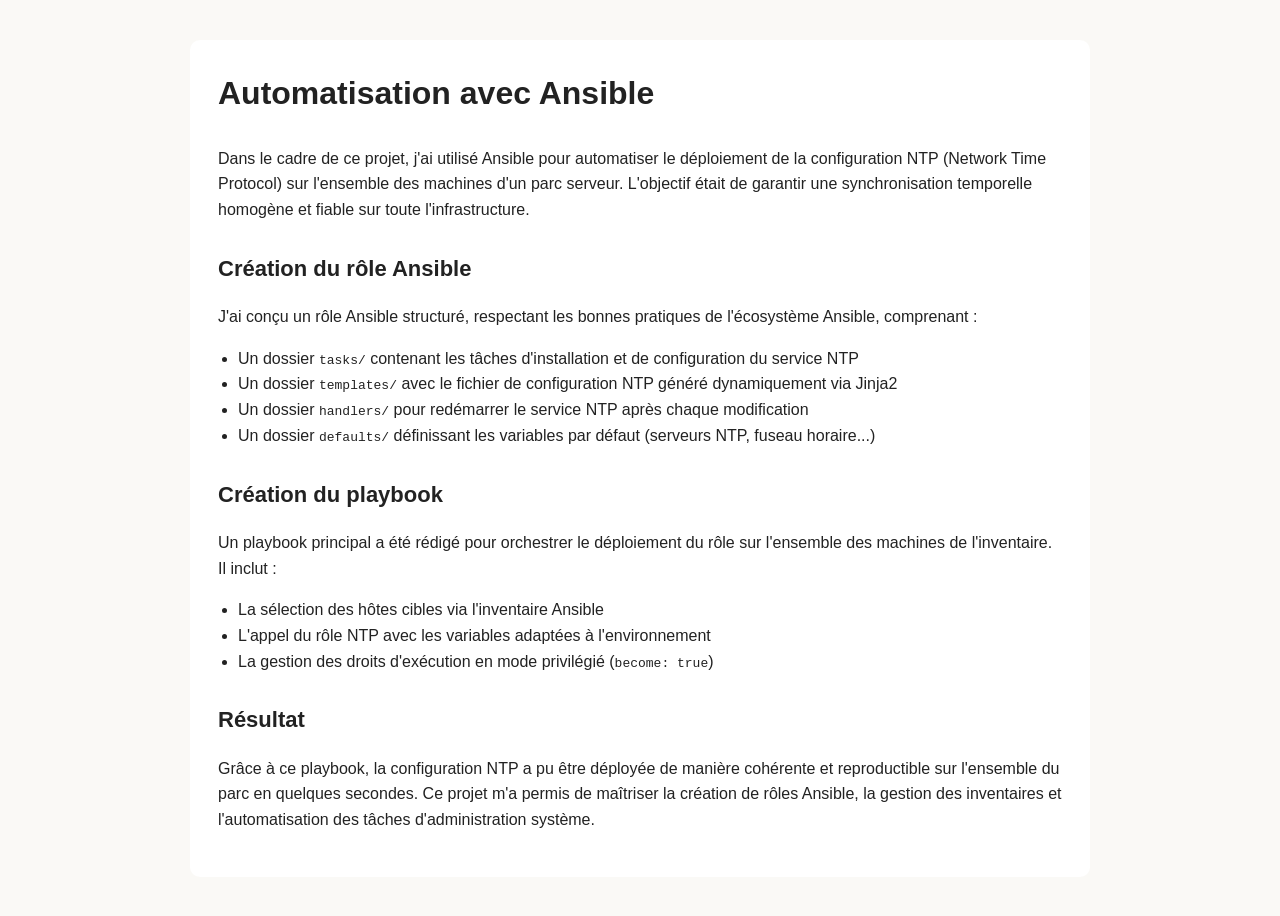
<file: projet/ansible.html>
<!DOCTYPE html>
<html lang="fr">
<head>
    <meta charset="UTF-8">
    <meta name="viewport" content="width=device-width, initial-scale=1.0">
    <link rel="stylesheet" href="/projet/projet.css">
    <title>Automatisation Ansible</title>
</head>
<body>
    <main class="page">
        <article class="content">
            <h1>Automatisation avec Ansible</h1>
            <p>
                Dans le cadre de ce projet, j'ai utilisé Ansible pour automatiser le déploiement
                de la configuration NTP (Network Time Protocol) sur l'ensemble des machines
                d'un parc serveur. L'objectif était de garantir une synchronisation temporelle
                homogène et fiable sur toute l'infrastructure.
            </p>

            <h2>Création du rôle Ansible</h2>
            <p>
                J'ai conçu un rôle Ansible structuré, respectant les bonnes pratiques de
                l'écosystème Ansible, comprenant :
            </p>
            <ul>
                <li>Un dossier <code>tasks/</code> contenant les tâches d'installation et de configuration du service NTP</li>
                <li>Un dossier <code>templates/</code> avec le fichier de configuration NTP généré dynamiquement via Jinja2</li>
                <li>Un dossier <code>handlers/</code> pour redémarrer le service NTP après chaque modification</li>
                <li>Un dossier <code>defaults/</code> définissant les variables par défaut (serveurs NTP, fuseau horaire...)</li>
            </ul>

            <h2>Création du playbook</h2>
            <p>
                Un playbook principal a été rédigé pour orchestrer le déploiement du rôle sur
                l'ensemble des machines de l'inventaire. Il inclut :
            </p>
            <ul>
                <li>La sélection des hôtes cibles via l'inventaire Ansible</li>
                <li>L'appel du rôle NTP avec les variables adaptées à l'environnement</li>
                <li>La gestion des droits d'exécution en mode privilégié (<code>become: true</code>)</li>
            </ul>

            <h2>Résultat</h2>
            <p>
                Grâce à ce playbook, la configuration NTP a pu être déployée de manière
                cohérente et reproductible sur l'ensemble du parc en quelques secondes.
                Ce projet m'a permis de maîtriser la création de rôles Ansible, la gestion
                des inventaires et l'automatisation des tâches d'administration système.
            </p>
        </article>
    </main>
</body>
</html>
</file>
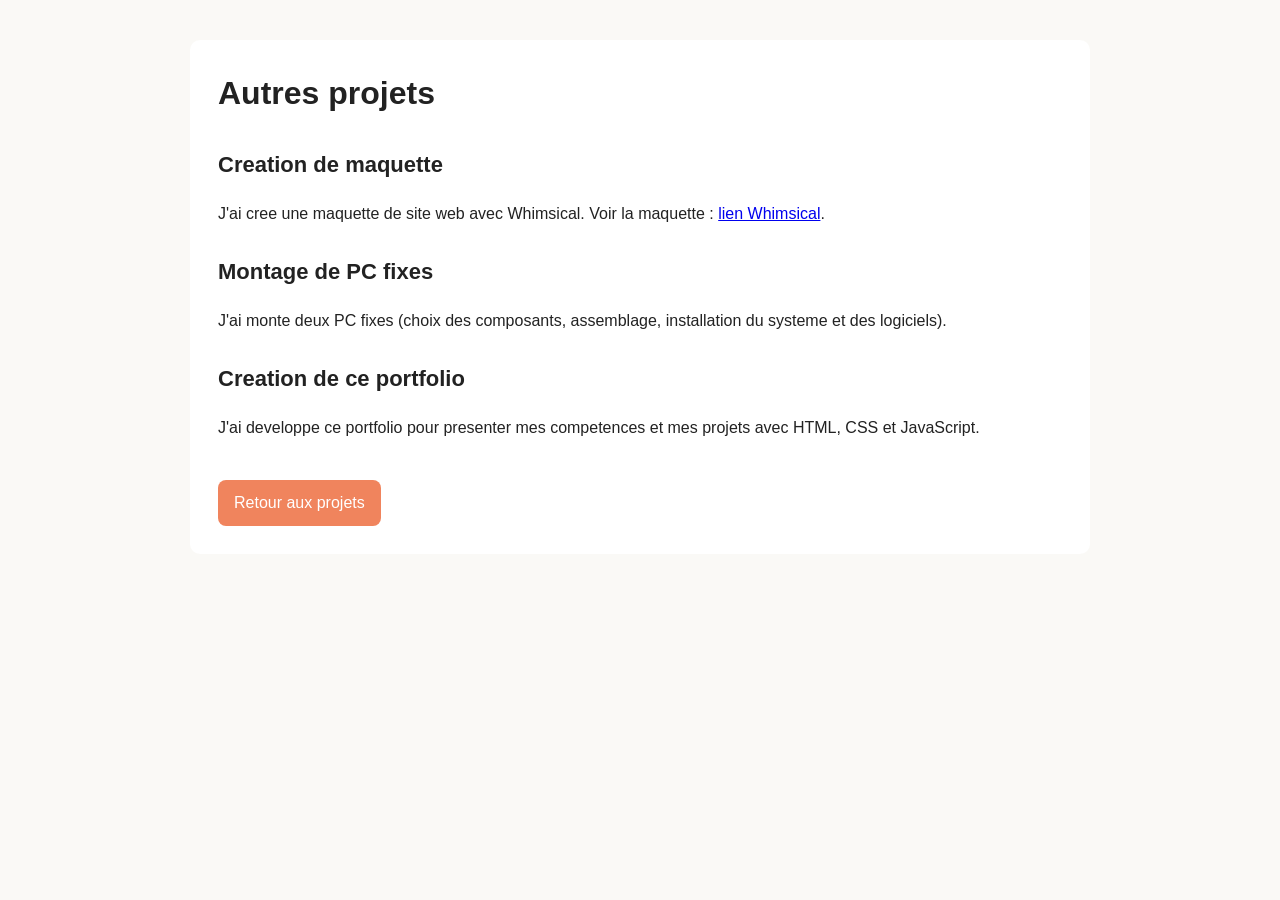
<file: projet/autre.html>
<!DOCTYPE html>
<html lang="fr">
<head>
    <meta charset="UTF-8">
    <meta name="viewport" content="width=device-width, initial-scale=1.0">
    <link rel="stylesheet" href="/projet/projet.css">
    <title>Autres projets</title>
</head>
<body>
    <main class="page">
        <article class="content">
            <h1>Autres projets</h1>

            <h2>Creation de maquette</h2>
            <p>
                J'ai cree une maquette de site web avec Whimsical.
                Voir la maquette :
                <a href="https://whimsical.com/maquette-site-cgi-6NeaF4YbRp2QtuzggN6G11">lien Whimsical</a>.
            </p>

            <h2>Montage de PC fixes</h2>
            <p>
                J'ai monte deux PC fixes (choix des composants, assemblage, installation du systeme et des logiciels).
            </p>

            <h2>Creation de ce portfolio</h2>
            <p>
                J'ai developpe ce portfolio pour presenter mes competences et mes projets avec HTML, CSS et JavaScript.
            </p>

            <a class="back-link" href="/index.html#projets">Retour aux projets</a>
        </article>
    </main>
</body>
</html>
</file>
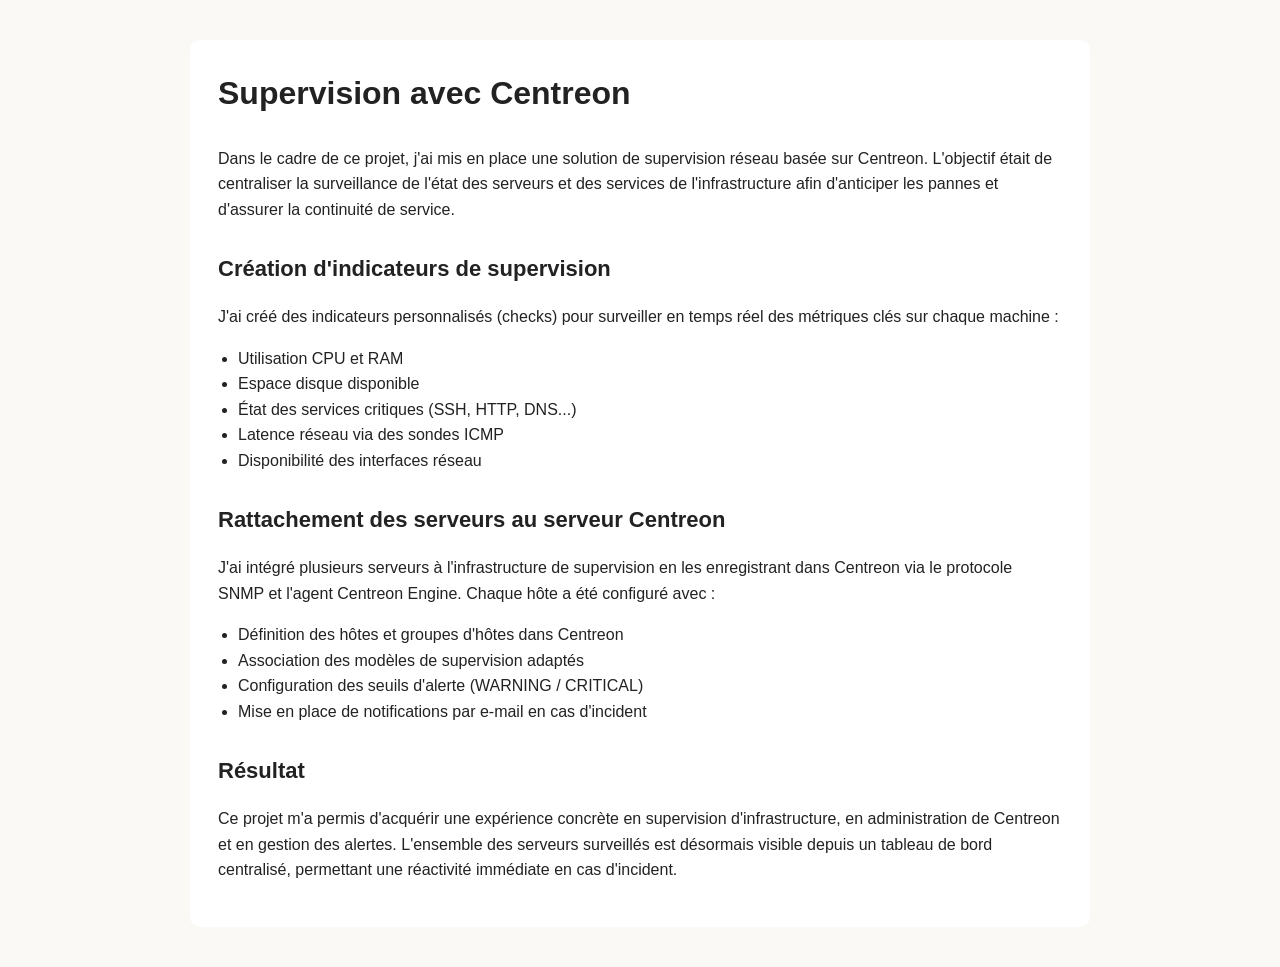
<file: projet/centreon.html>
<!DOCTYPE html>
<html lang="fr">
<head>
    <meta charset="UTF-8">
    <meta name="viewport" content="width=device-width, initial-scale=1.0">
    <link rel="stylesheet" href="/projet/projet.css">
    <title>Supervision Centreon</title>
</head>
<body>
    <main class="page">
        <article class="content">
            <h1>Supervision avec Centreon</h1>
            <p>
                Dans le cadre de ce projet, j'ai mis en place une solution de supervision réseau
                basée sur Centreon. L'objectif était de centraliser la surveillance de l'état des
                serveurs et des services de l'infrastructure afin d'anticiper les pannes et
                d'assurer la continuité de service.
            </p>

            <h2>Création d'indicateurs de supervision</h2>
            <p>
                J'ai créé des indicateurs personnalisés (checks) pour surveiller en temps réel
                des métriques clés sur chaque machine :
            </p>
            <ul>
                <li>Utilisation CPU et RAM</li>
                <li>Espace disque disponible</li>
                <li>État des services critiques (SSH, HTTP, DNS...)</li>
                <li>Latence réseau via des sondes ICMP</li>
                <li>Disponibilité des interfaces réseau</li>
            </ul>

            <h2>Rattachement des serveurs au serveur Centreon</h2>
            <p>
                J'ai intégré plusieurs serveurs à l'infrastructure de supervision en les
                enregistrant dans Centreon via le protocole SNMP et l'agent Centreon Engine.
                Chaque hôte a été configuré avec :
            </p>
            <ul>
                <li>Définition des hôtes et groupes d'hôtes dans Centreon</li>
                <li>Association des modèles de supervision adaptés</li>
                <li>Configuration des seuils d'alerte (WARNING / CRITICAL)</li>
                <li>Mise en place de notifications par e-mail en cas d'incident</li>
            </ul>

            <h2>Résultat</h2>
            <p>
                Ce projet m'a permis d'acquérir une expérience concrète en supervision
                d'infrastructure, en administration de Centreon et en gestion des alertes.
                L'ensemble des serveurs surveillés est désormais visible depuis un tableau de
                bord centralisé, permettant une réactivité immédiate en cas d'incident.
            </p>
        </article>
    </main>
</body>
</html>
</file>
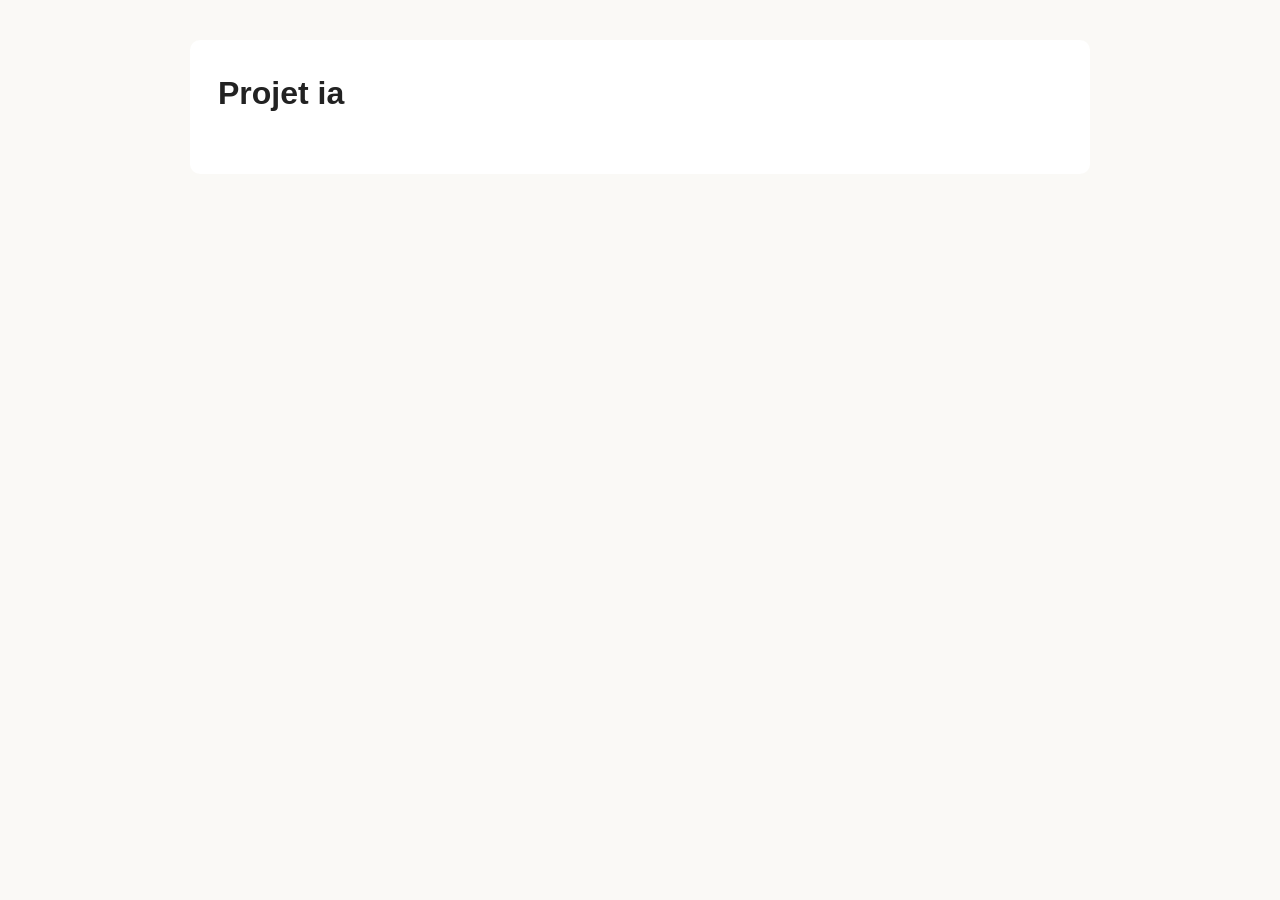
<file: projet/ia.html>
<!DOCTYPE html>
<html lang="fr">
<head>
    <meta charset="UTF-8">
    <meta name="viewport" content="width=device-width, initial-scale=1.0">
    <link rel="stylesheet" href="/projet/projet.css">
</head>
<body>
    <main class="page">
        <article class="content">
            <h1>Projet ia </h1> 

        </article>
    </main>
</body>
</html>
</file>
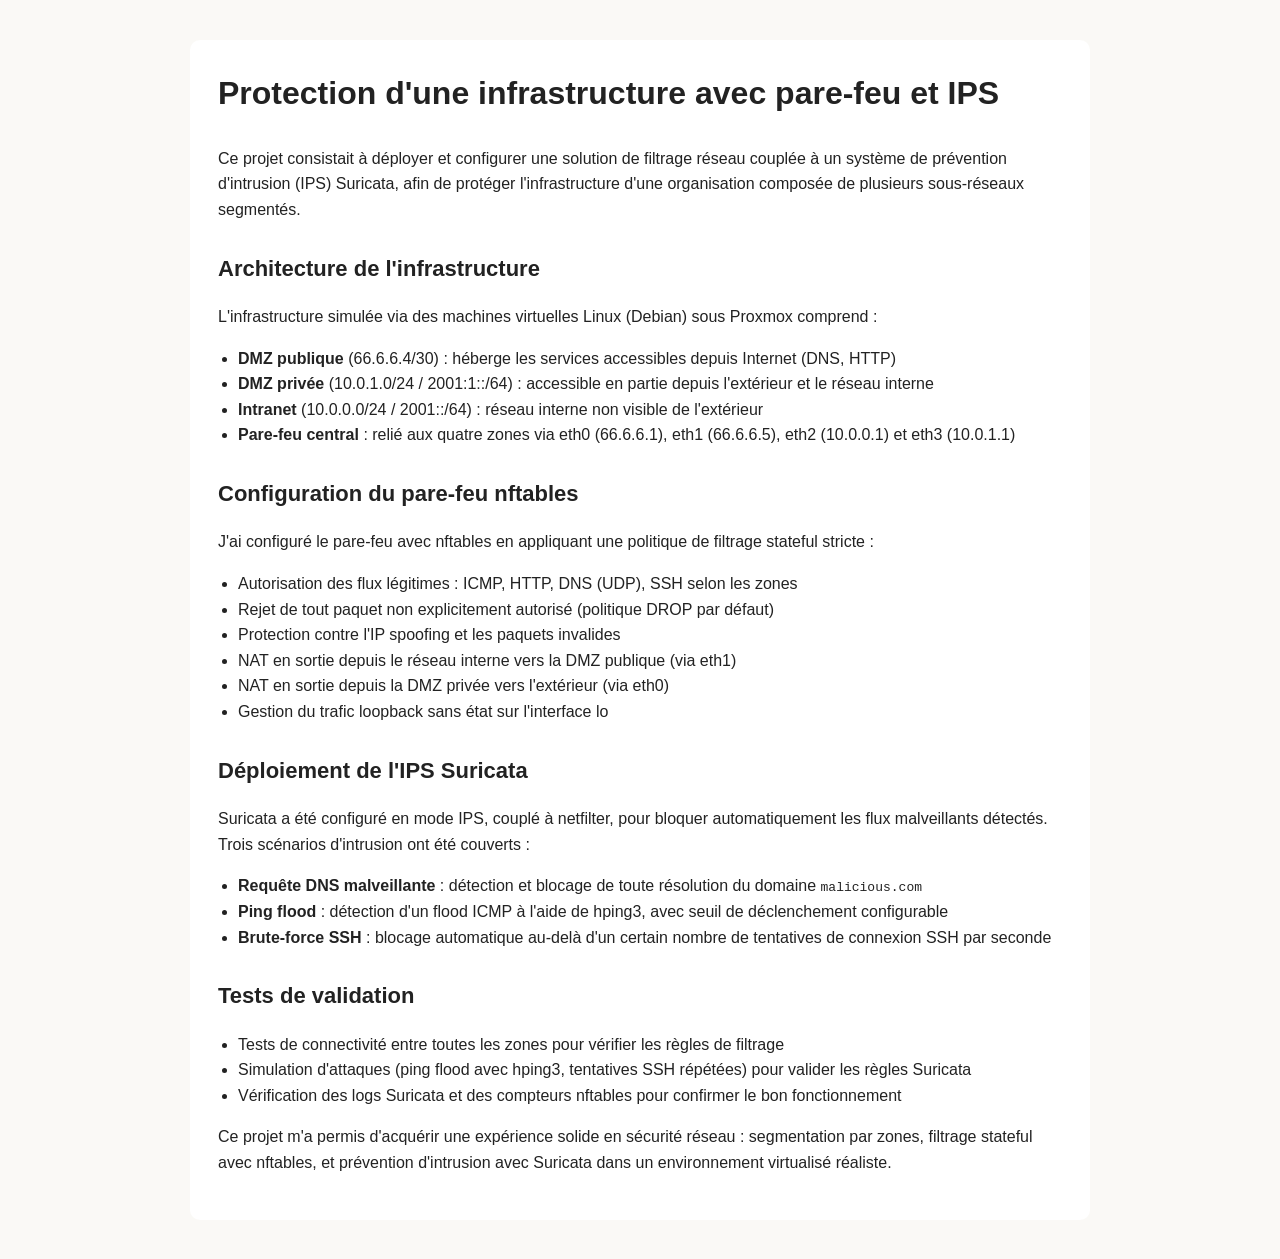
<file: projet/intrusion.html>
<!DOCTYPE html>
<html lang="fr">
<head>
    <meta charset="UTF-8">
    <meta name="viewport" content="width=device-width, initial-scale=1.0">
    <link rel="stylesheet" href="/projet/projet.css">
    <title>Test d'intrusion & Pare-feu</title>
</head>
<body>
    <main class="page">
        <article class="content">
            <h1>Protection d'une infrastructure avec pare-feu et IPS</h1>
            <p>
                Ce projet consistait à déployer et configurer une solution de filtrage réseau
                couplée à un système de prévention d'intrusion (IPS) Suricata, afin de protéger
                l'infrastructure d'une organisation composée de plusieurs sous-réseaux segmentés.
            </p>

            <h2>Architecture de l'infrastructure</h2>
            <p>L'infrastructure simulée via des machines virtuelles Linux (Debian) sous Proxmox comprend :</p>
            <ul>
                <li><strong>DMZ publique</strong> (66.6.6.4/30) : héberge les services accessibles depuis Internet (DNS, HTTP)</li>
                <li><strong>DMZ privée</strong> (10.0.1.0/24 / 2001:1::/64) : accessible en partie depuis l'extérieur et le réseau interne</li>
                <li><strong>Intranet</strong> (10.0.0.0/24 / 2001::/64) : réseau interne non visible de l'extérieur</li>
                <li><strong>Pare-feu central</strong> : relié aux quatre zones via eth0 (66.6.6.1), eth1 (66.6.6.5), eth2 (10.0.0.1) et eth3 (10.0.1.1)</li>
            </ul>

            <h2>Configuration du pare-feu nftables</h2>
            <p>
                J'ai configuré le pare-feu avec nftables en appliquant une politique de filtrage
                stateful stricte :
            </p>
            <ul>
                <li>Autorisation des flux légitimes : ICMP, HTTP, DNS (UDP), SSH selon les zones</li>
                <li>Rejet de tout paquet non explicitement autorisé (politique DROP par défaut)</li>
                <li>Protection contre l'IP spoofing et les paquets invalides</li>
                <li>NAT en sortie depuis le réseau interne vers la DMZ publique (via eth1)</li>
                <li>NAT en sortie depuis la DMZ privée vers l'extérieur (via eth0)</li>
                <li>Gestion du trafic loopback sans état sur l'interface lo</li>
            </ul>

            <h2>Déploiement de l'IPS Suricata</h2>
            <p>
                Suricata a été configuré en mode IPS, couplé à netfilter, pour bloquer
                automatiquement les flux malveillants détectés. Trois scénarios d'intrusion
                ont été couverts :
            </p>
            <ul>
                <li><strong>Requête DNS malveillante</strong> : détection et blocage de toute résolution du domaine <code>malicious.com</code></li>
                <li><strong>Ping flood</strong> : détection d'un flood ICMP à l'aide de hping3, avec seuil de déclenchement configurable</li>
                <li><strong>Brute-force SSH</strong> : blocage automatique au-delà d'un certain nombre de tentatives de connexion SSH par seconde</li>
            </ul>

            <h2>Tests de validation</h2>
            <ul>
                <li>Tests de connectivité entre toutes les zones pour vérifier les règles de filtrage</li>
                <li>Simulation d'attaques (ping flood avec hping3, tentatives SSH répétées) pour valider les règles Suricata</li>
                <li>Vérification des logs Suricata et des compteurs nftables pour confirmer le bon fonctionnement</li>
            </ul>

            <p>
                Ce projet m'a permis d'acquérir une expérience solide en sécurité réseau :
                segmentation par zones, filtrage stateful avec nftables, et prévention
                d'intrusion avec Suricata dans un environnement virtualisé réaliste.
            </p>
        </article>
    </main>
</body>
</html>
</file>
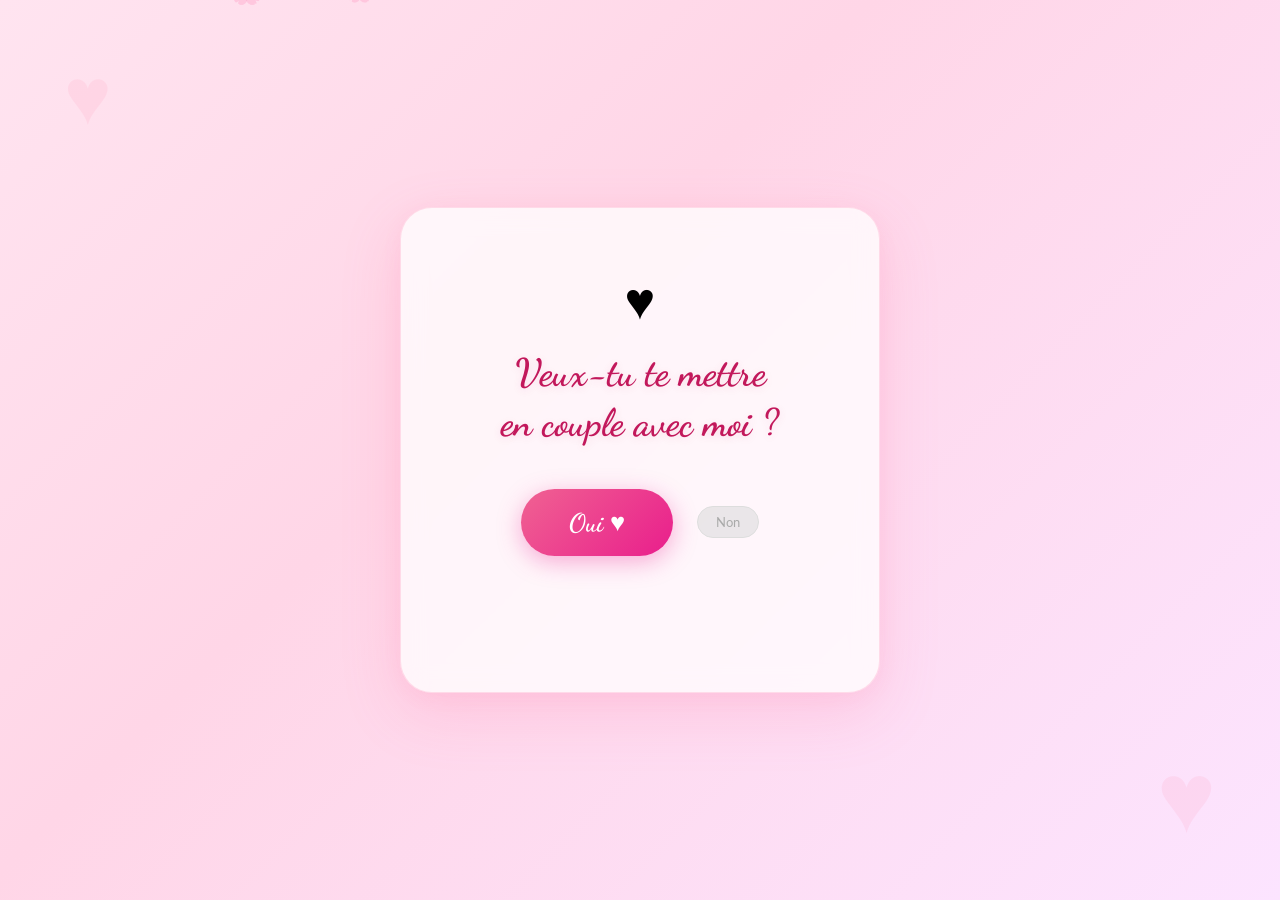
<file: projet/nt.html>
<!DOCTYPE html>
<html lang="fr">
<head>
    <meta charset="UTF-8">
    <meta name="viewport" content="width=device-width, initial-scale=1.0">
    <link rel="stylesheet" href="nt.css">
    <title>Une question importante ♥</title>
</head>
<body>

    <div class="petals" id="petals"></div>

    <div class="card">
        <span class="heart-top">♥</span>
        <h1>Veux-tu te mettre<br>en couple avec moi ?</h1>

        <div class="choices" id="choices">
            <button class="btn-oui" id="btn-oui" onclick="repondre('oui')">Oui ♥</button>
            <button class="btn-non" id="btn-non" onclick="swapNon()">Non</button>
        </div>

        <p class="message" id="message"></p>
    </div>

    <script>
        // Pétales qui tombent
        const petals = document.getElementById('petals');
        const emojis = ['♥', '🌸', '✿', '♡'];
        for (let i = 0; i < 18; i++) {
            const p = document.createElement('div');
            p.className = 'petal';
            p.textContent = emojis[Math.floor(Math.random() * emojis.length)];
            p.style.left = Math.random() * 100 + 'vw';
            p.style.animationDuration = (4 + Math.random() * 6) + 's';
            p.style.animationDelay = (Math.random() * 8) + 's';
            p.style.fontSize = (14 + Math.random() * 16) + 'px';
            petals.appendChild(p);
        }

        function swapNon() {
            const msg = document.getElementById('message');
            msg.textContent = '';
            msg.classList.remove('visible');
            const btnOui = document.getElementById('btn-oui');
            const btnNon = document.getElementById('btn-non');
            // L'ancien "oui" devient "non", l'ancien "non" devient "oui"
            btnOui.className = 'btn-non';
            btnOui.id = 'btn-non-tmp';
            btnOui.textContent = 'Non';
            btnOui.onclick = swapNon;

            btnNon.className = 'btn-oui';
            btnNon.id = 'btn-oui';
            btnNon.textContent = 'Oui ♥';
            btnNon.onclick = function() { repondre('oui'); };

            btnOui.id = 'btn-non';
        }

        function repondre(rep) {
            const msg = document.getElementById('message');
            msg.textContent = '!🕺YESSS🕺!';
            msg.classList.add('visible');
            exploserFleurs();
        }

        function exploserFleurs() {
            const fleurs = ['🌸','🌺','🌼','🌻','💐','🌹','🌷','✿','💮'];
            const total = 120;
            for (let i = 0; i < total; i++) {
                setTimeout(() => {
                    const el = document.createElement('div');
                    el.textContent = fleurs[Math.floor(Math.random() * fleurs.length)];
                    const startX = Math.random() * window.innerWidth;
                    const startY = window.innerHeight * (0.4 + Math.random() * 0.2);
                    const tx = (Math.random() - 0.5) * 400;
                    const ty = -120 - Math.random() * 600;
                    const rot = (Math.random() - 0.5) * 720;
                    const duration = 900 + Math.random() * 1400;
                    const size = 20 + Math.random() * 40;

                    el.style.position = 'fixed';
                    el.style.left = startX + 'px';
                    el.style.top = startY + 'px';
                    el.style.fontSize = size + 'px';
                    el.style.pointerEvents = 'none';
                    el.style.zIndex = '9999';
                    el.style.opacity = '1';
                    el.style.transform = 'translate(0,0) rotate(0deg) scale(0.5)';
                    el.style.transition = `transform ${duration}ms cubic-bezier(0.25,0.46,0.45,0.94), opacity ${duration}ms ease`;
                    document.body.appendChild(el);

                    requestAnimationFrame(() => {
                        requestAnimationFrame(() => {
                            el.style.transform = `translate(${tx}px, ${ty}px) rotate(${rot}deg) scale(1.2)`;
                            el.style.opacity = '0';
                        });
                    });

                    setTimeout(() => el.remove(), duration + 100);
                }, i * 15);
            }
        }
    </script>

</body>
</html>
</file>
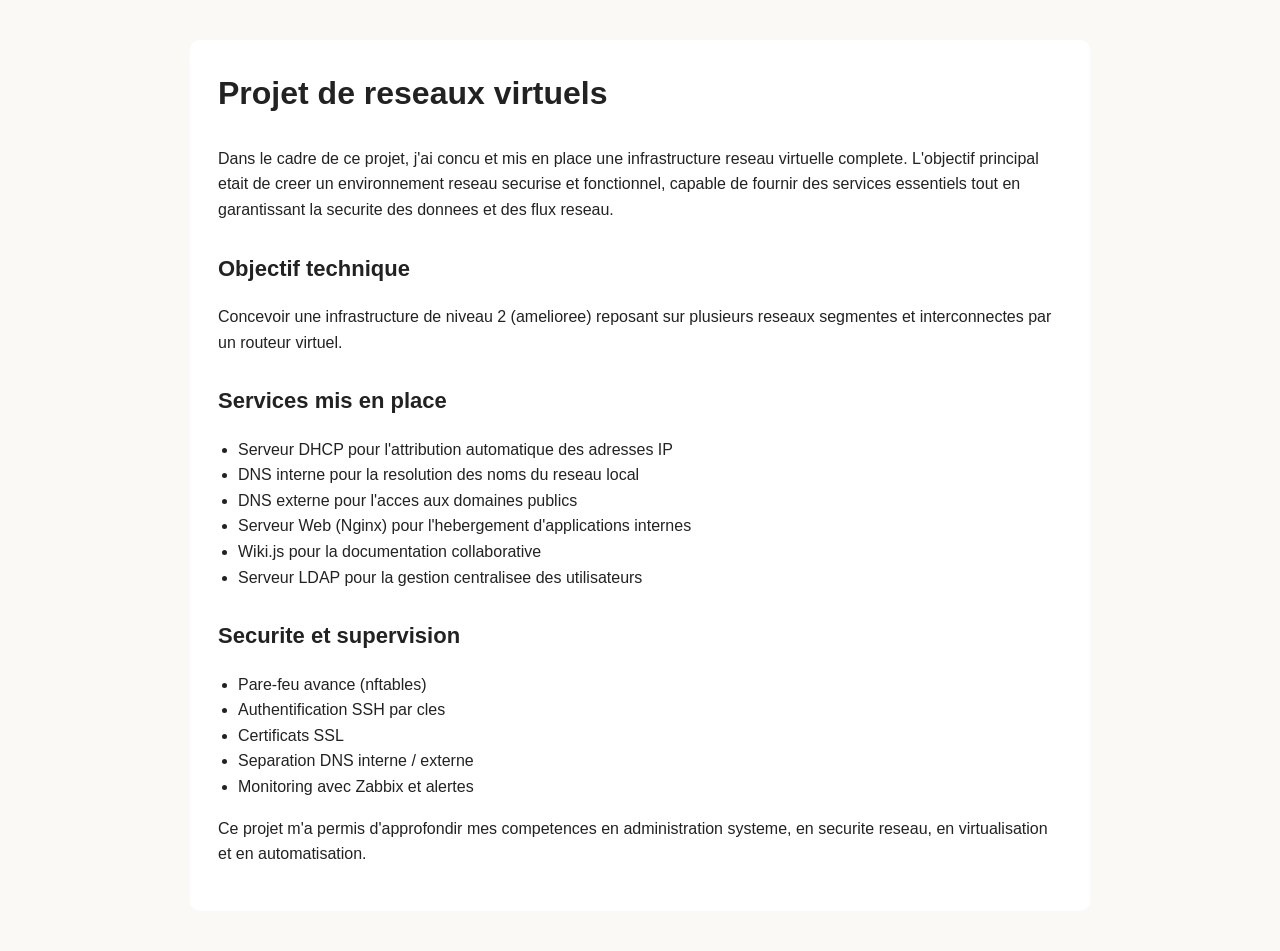
<file: projet/projet1.html>
<!DOCTYPE html>
<html lang="fr">
<head>
    <meta charset="UTF-8">
    <meta name="viewport" content="width=device-width, initial-scale=1.0">
    <link rel="stylesheet" href="/projet/projet.css">
    <title>Projet 1 - Reseaux virtuels</title>
</head>
<body>
    <main class="page">
        <article class="content">
            <h1>Projet de reseaux virtuels</h1>
            <p>
                Dans le cadre de ce projet, j'ai concu et mis en place une infrastructure reseau
                virtuelle complete. L'objectif principal etait de creer un environnement reseau
                securise et fonctionnel, capable de fournir des services essentiels tout en
                garantissant la securite des donnees et des flux reseau.
            </p>

            <h2>Objectif technique</h2>
            <p>
                Concevoir une infrastructure de niveau 2 (amelioree) reposant sur plusieurs
                reseaux segmentes et interconnectes par un routeur virtuel.
            </p>

            <h2>Services mis en place</h2>
            <ul>
                <li>Serveur DHCP pour l'attribution automatique des adresses IP</li>
                <li>DNS interne pour la resolution des noms du reseau local</li>
                <li>DNS externe pour l'acces aux domaines publics</li>
                <li>Serveur Web (Nginx) pour l'hebergement d'applications internes</li>
                <li>Wiki.js pour la documentation collaborative</li>
                <li>Serveur LDAP pour la gestion centralisee des utilisateurs</li>
            </ul>

            <h2>Securite et supervision</h2>
            <ul>
                <li>Pare-feu avance (nftables)</li>
                <li>Authentification SSH par cles</li>
                <li>Certificats SSL</li>
                <li>Separation DNS interne / externe</li>
                <li>Monitoring avec Zabbix et alertes</li>
            </ul>

            <p>
                Ce projet m'a permis d'approfondir mes competences en administration systeme, en
                securite reseau, en virtualisation et en automatisation.
            </p>

        </article>
    </main>
</body>
</html>
</file>
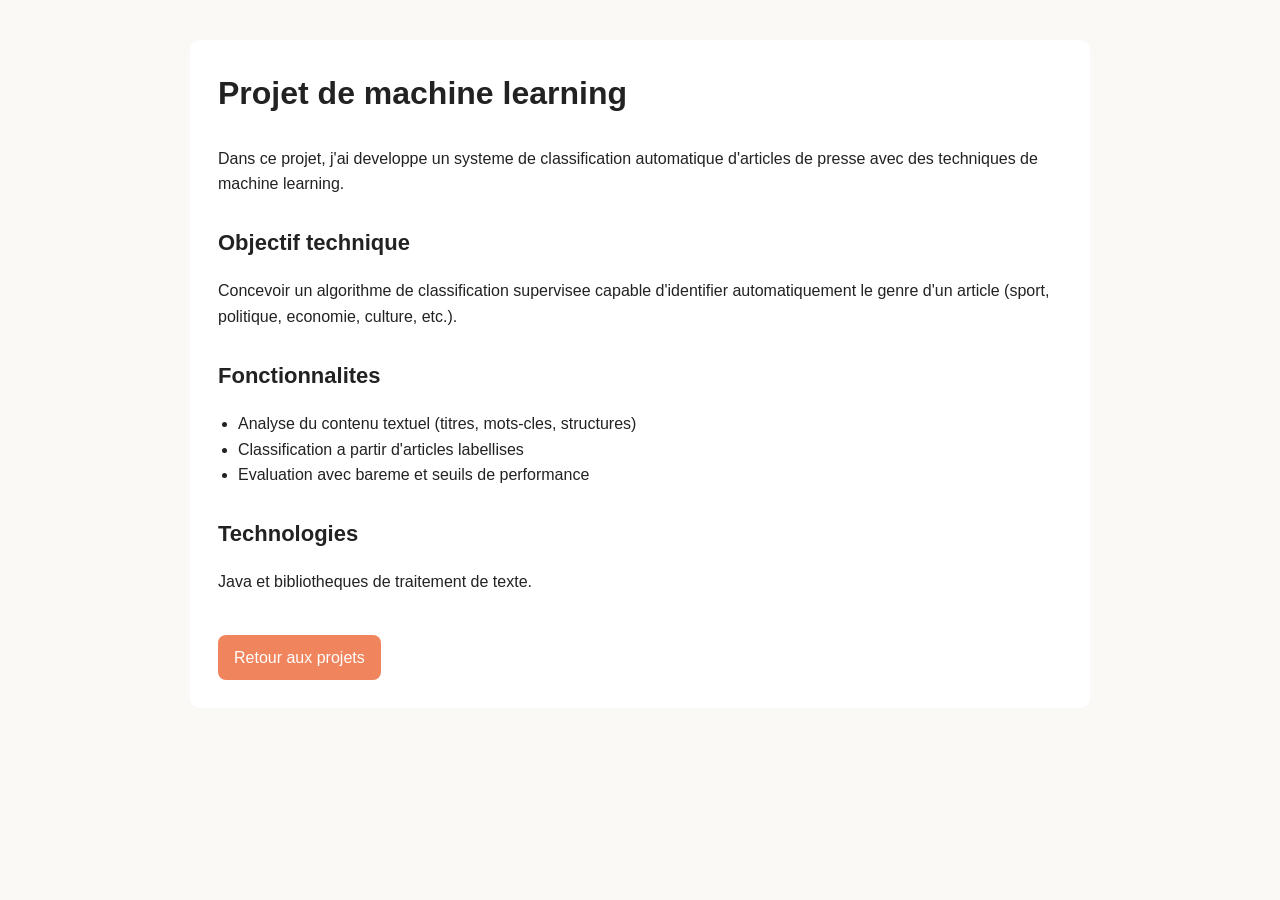
<file: projet/projet2.html>
<!DOCTYPE html>
<html lang="fr">
<head>
    <meta charset="UTF-8">
    <meta name="viewport" content="width=device-width, initial-scale=1.0">
    <link rel="stylesheet" href="/projet/projet.css">
    <title>Projet 2 - Machine Learning</title>
</head>
<body>
    <main class="page">
        <article class="content">
            <h1>Projet de machine learning</h1>
            <p>
                Dans ce projet, j'ai developpe un systeme de classification automatique d'articles de presse
                avec des techniques de machine learning.
            </p>

            <h2>Objectif technique</h2>
            <p>
                Concevoir un algorithme de classification supervisee capable d'identifier automatiquement
                le genre d'un article (sport, politique, economie, culture, etc.).
            </p>

            <h2>Fonctionnalites</h2>
            <ul>
                <li>Analyse du contenu textuel (titres, mots-cles, structures)</li>
                <li>Classification a partir d'articles labellises</li>
                <li>Evaluation avec bareme et seuils de performance</li>
            </ul>

            <h2>Technologies</h2>
            <p>Java et bibliotheques de traitement de texte.</p>

            <a class="back-link" href="/index.html#projets">Retour aux projets</a>
        </article>
    </main>
</body>
</html>
</file>
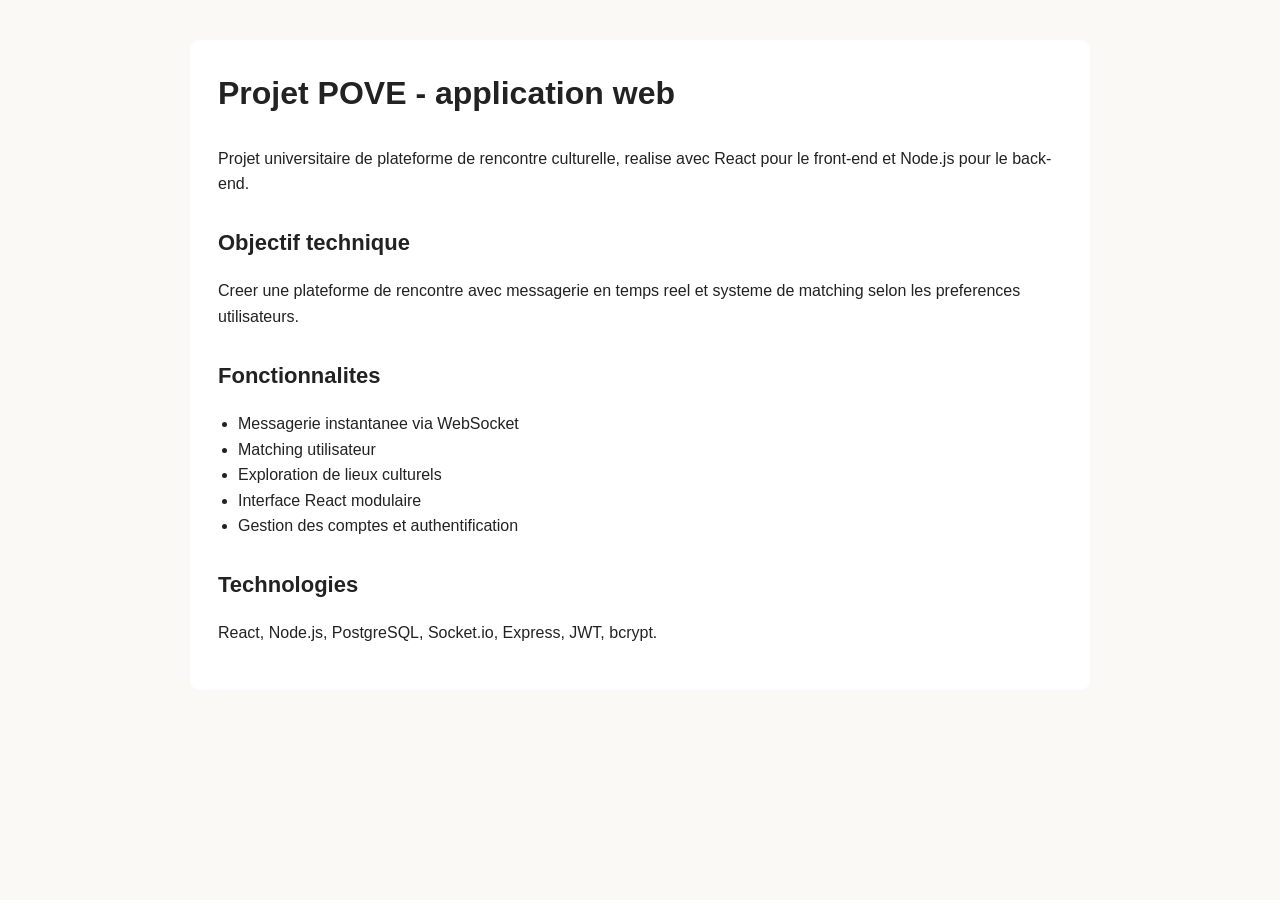
<file: projet/projet3.html>
<!DOCTYPE html>
<html lang="fr">
<head>
    <meta charset="UTF-8">
    <meta name="viewport" content="width=device-width, initial-scale=1.0">
    <link rel="stylesheet" href="/projet/projet.css">
    <title>Projet 3 - Application web</title>
</head>
<body>
    <main class="page">
        <article class="content">
            <h1>Projet POVE - application web</h1>
            <p>
                Projet universitaire de plateforme de rencontre culturelle, realise avec React
                pour le front-end et Node.js pour le back-end.
            </p>

            <h2>Objectif technique</h2>
            <p>
                Creer une plateforme de rencontre avec messagerie en temps reel et
                systeme de matching selon les preferences utilisateurs.
            </p>

            <h2>Fonctionnalites</h2>
            <ul>
                <li>Messagerie instantanee via WebSocket</li>
                <li>Matching utilisateur</li>
                <li>Exploration de lieux culturels</li>
                <li>Interface React modulaire</li>
                <li>Gestion des comptes et authentification</li>
            </ul>

            <h2>Technologies</h2>
            <p>React, Node.js, PostgreSQL, Socket.io, Express, JWT, bcrypt.</p>

        </article>
    </main>
</body>
</html>
</file>
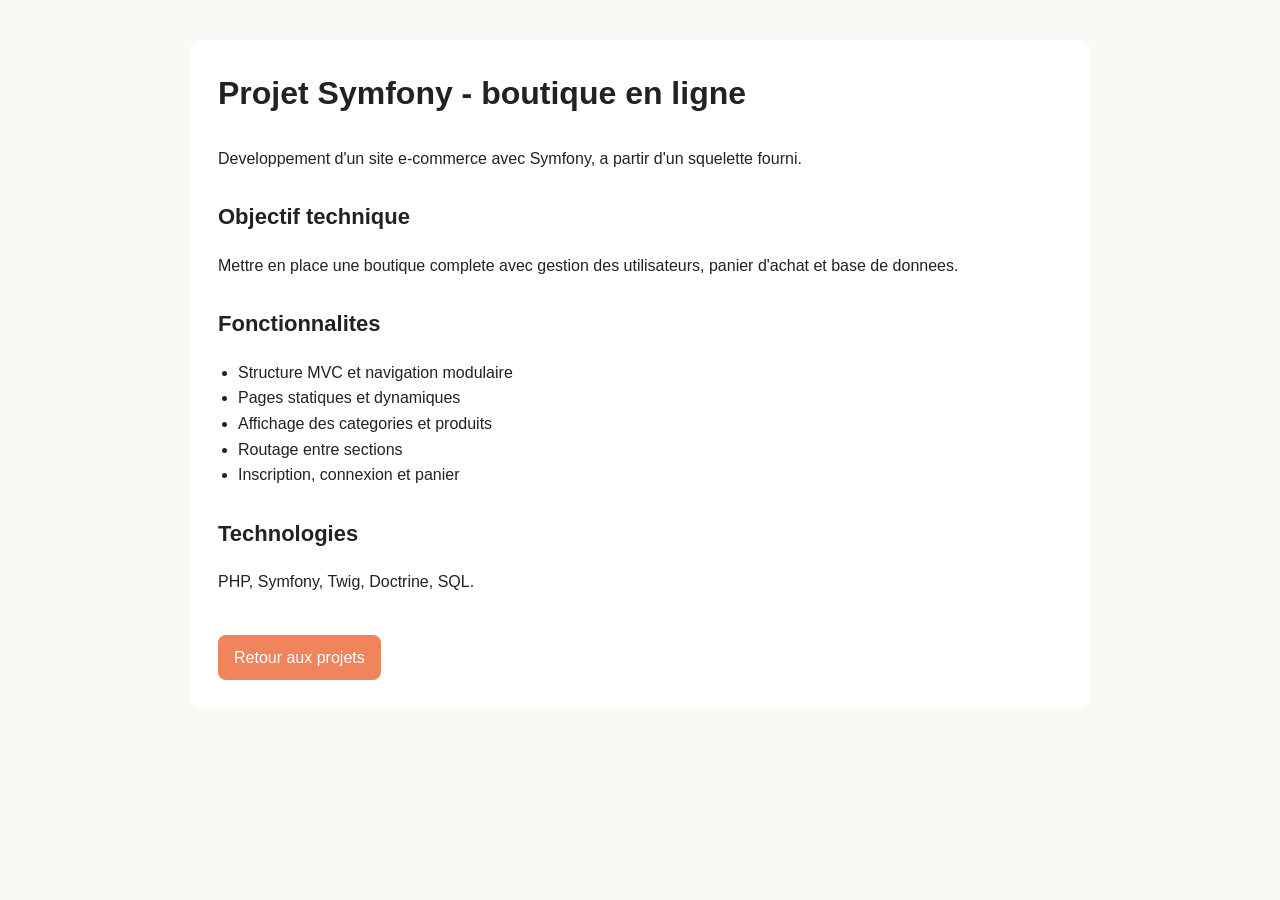
<file: projet/projet4.html>
<!DOCTYPE html>
<html lang="fr">
<head>
    <meta charset="UTF-8">
    <meta name="viewport" content="width=device-width, initial-scale=1.0">
    <link rel="stylesheet" href="/projet/projet.css">
    <title>Projet 4 - Symfony</title>
</head>
<body>
    <main class="page">
        <article class="content">
            <h1>Projet Symfony - boutique en ligne</h1>
            <p>
                Developpement d'un site e-commerce avec Symfony, a partir d'un squelette fourni.
            </p>

            <h2>Objectif technique</h2>
            <p>
                Mettre en place une boutique complete avec gestion des utilisateurs,
                panier d'achat et base de donnees.
            </p>

            <h2>Fonctionnalites</h2>
            <ul>
                <li>Structure MVC et navigation modulaire</li>
                <li>Pages statiques et dynamiques</li>
                <li>Affichage des categories et produits</li>
                <li>Routage entre sections</li>
                <li>Inscription, connexion et panier</li>
            </ul>

            <h2>Technologies</h2>
            <p>PHP, Symfony, Twig, Doctrine, SQL.</p>

            <a class="back-link" href="/index.html#projets">Retour aux projets</a>
        </article>
    </main>
</body>
</html>
</file>
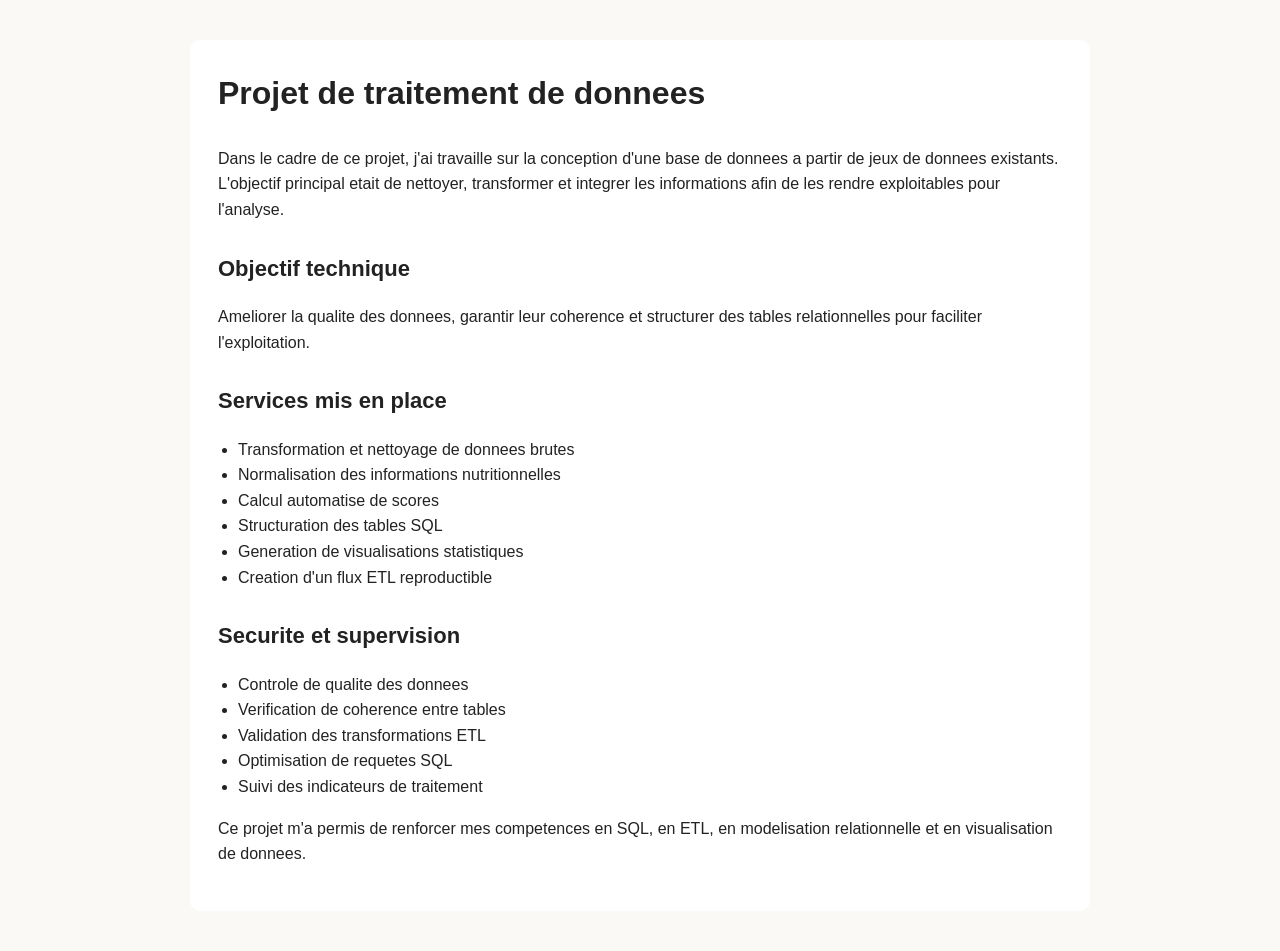
<file: projet/projet5.html>
<!DOCTYPE html>
<html lang="fr">
<head>
    <meta charset="UTF-8">
    <meta name="viewport" content="width=device-width, initial-scale=1.0">
    <link rel="stylesheet" href="/projet/projet.css">
    <title>Projet 5 - Donnees</title>
</head>
<body>
    <main class="page">
        <article class="content">
            <h1>Projet de traitement de donnees</h1>
            <p>
                Dans le cadre de ce projet, j'ai travaille sur la conception d'une base de donnees
                a partir de jeux de donnees existants. L'objectif principal etait de nettoyer,
                transformer et integrer les informations afin de les rendre exploitables pour
                l'analyse.
            </p>

            <h2>Objectif technique</h2>
            <p>
                Ameliorer la qualite des donnees, garantir leur coherence et structurer des tables
                relationnelles pour faciliter l'exploitation.
            </p>

            <h2>Services mis en place</h2>
            <ul>
                <li>Transformation et nettoyage de donnees brutes</li>
                <li>Normalisation des informations nutritionnelles</li>
                <li>Calcul automatise de scores</li>
                <li>Structuration des tables SQL</li>
                <li>Generation de visualisations statistiques</li>
                <li>Creation d'un flux ETL reproductible</li>
            </ul>

            <h2>Securite et supervision</h2>
            <ul>
                <li>Controle de qualite des donnees</li>
                <li>Verification de coherence entre tables</li>
                <li>Validation des transformations ETL</li>
                <li>Optimisation de requetes SQL</li>
                <li>Suivi des indicateurs de traitement</li>
            </ul>

            <p>
                Ce projet m'a permis de renforcer mes competences en SQL, en ETL, en modelisation
                relationnelle et en visualisation de donnees.
            </p>

        </article>
    </main>
</body>
</html>
</file>
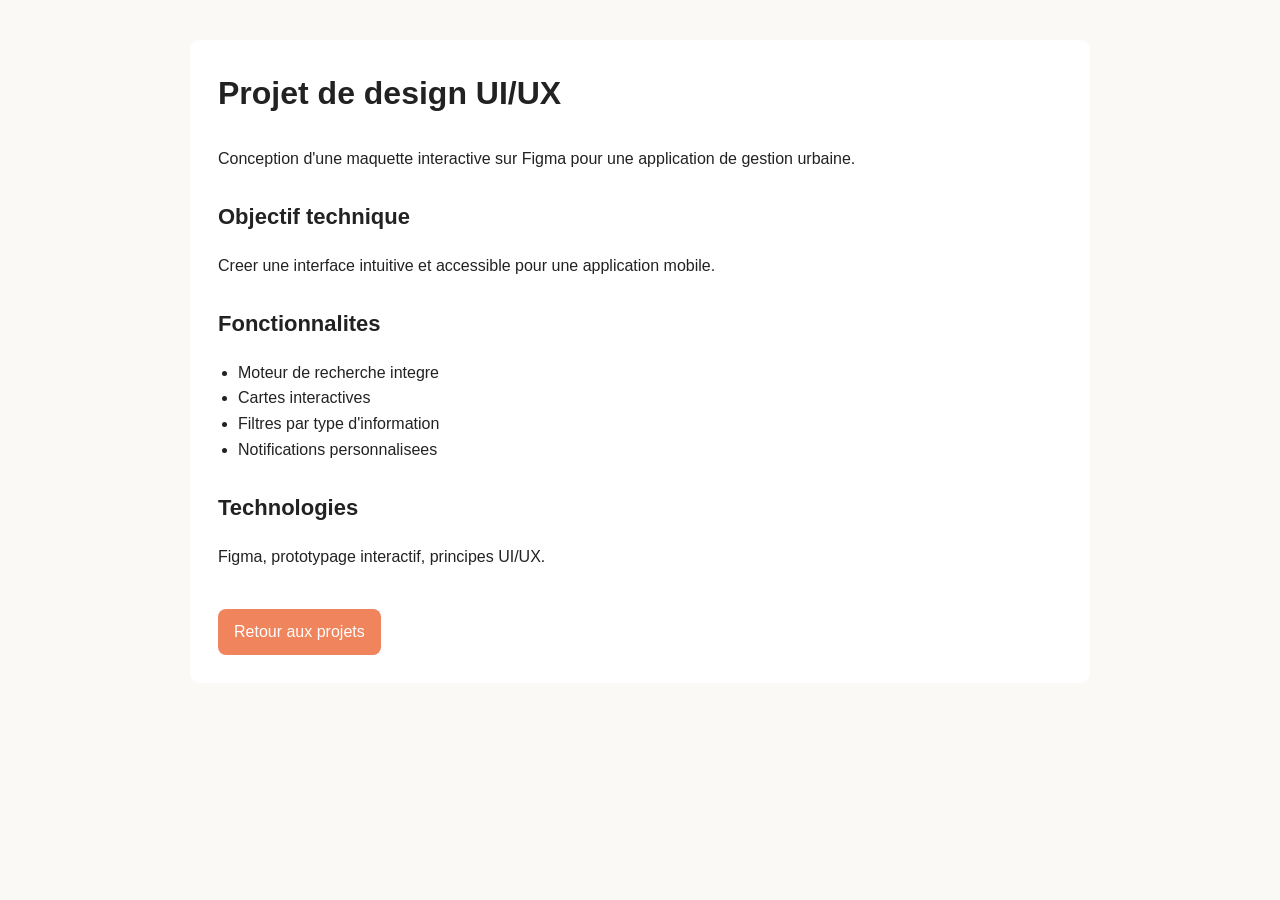
<file: projet/projet6.html>
<!DOCTYPE html>
<html lang="fr">
<head>
    <meta charset="UTF-8">
    <meta name="viewport" content="width=device-width, initial-scale=1.0">
    <link rel="stylesheet" href="/projet/projet.css">
    <title>Projet 6 - UX UI</title>
</head>
<body>
    <main class="page">
        <article class="content">
            <h1>Projet de design UI/UX</h1>
            <p>
                Conception d'une maquette interactive sur Figma pour une application
                de gestion urbaine.
            </p>

            <h2>Objectif technique</h2>
            <p>
                Creer une interface intuitive et accessible pour une application mobile.
            </p>

            <h2>Fonctionnalites</h2>
            <ul>
                <li>Moteur de recherche integre</li>
                <li>Cartes interactives</li>
                <li>Filtres par type d'information</li>
                <li>Notifications personnalisees</li>
            </ul>

            <h2>Technologies</h2>
            <p>Figma, prototypage interactif, principes UI/UX.</p>

            <a class="back-link" href="/index.html#projets">Retour aux projets</a>
        </article>
    </main>
</body>
</html>
</file>
<file: projet/projet.css>
body {
  margin: 0;
  font-family: Arial, sans-serif;
  background: #f8f8f8;
  color: #222;
  line-height: 1.6;
}

.page {
  max-width: 900px;
  margin: 0 auto;
  padding: 40px 20px;
}

.content {
  background: #fff;
  border-radius: 10px;
  padding: 28px;
}

h1 {
  margin-top: 0;
  font-size: 32px;
}

h2 {
  margin-top: 28px;
  font-size: 22px;
}

ul {
  padding-left: 20px;
}

.back-link {
  display: inline-block;
  margin-top: 24px;
  text-decoration: none;
  color: #fff;
  background: #f0845d;
  padding: 10px 16px;
  border-radius: 8px;
}

.back-link:hover {
  background: #d86f49;
}
body {
    font-family: 'Inter', Arial, sans-serif;
    background: #faf9f6;
    min-height: 100vh !important;
    margin: 0;
    padding: 0;
}

footer {
  margin-top: 60px;
  text-align: center;
  padding: 24px 0 18px 0;
  background: none;
  color: #aaa;
  font-size: 16px;
  border-top: 2px dotted #e0e0e0;
}




/* box-2 */
.box-1 {
    margin-top: 80px;
    margin-bottom: 40px;
    justify-content: center;
    align-items: center;
    width: 80%;
    margin-left: 5%;
    background: #fff;
    border-radius: 18px;
    box-shadow: 0 2px 12px #0001;
    padding: 30px;
    box-sizing: border-box;
}


.box-1-content {
    width: 100%;
}

/* box-3 */
.box-2 {
    margin: 60px auto 0 auto;
    display: flex;
    justify-content: center;
    align-items: center;
    gap: 48px;
    flex-wrap: wrap;
    width: 90%;
}
.box-2 a{
    text-decoration: none;
    color: #222;
    margin: 0;
    background: #faf9f6;
    border-radius: 14px;
    box-shadow: 0 2px 8px #0001;
    padding: 32px 36px;
    transition: box-shadow 0.2s, transform 0.2s;
    display: flex;
    flex-direction: column;
    gap: 18px;
    min-width: 115px;
    max-width: 115px;
}


/* buttons */
button{
    background: #f0845d;
    border: none;
    color: #fff;
    border-radius: 8px;
    width: fit-content;
    height: min-content;
    display: flex;
    align-items: center;
    justify-content: center;
    padding: 12px 28px;
    font-size: 16px;
    margin-top: 18px;
    transition: background 0.2s, color 0.2s;
}
button:hover{
    background: #f5cabb;
    color: #222;
}
button:active{
    background: #f0845d;
    color: #fff;
    transform: scale(0.98);
}

/* Badges */
.badges {
    top: 10px;
    left: 10px;
    display: flex;
    gap: 10px;
    z-index: 2;
}
.badge {
    background-color: #f5cabb;
    color: #f0845d;
    border-radius: 10px;
    padding: 4px 14px;
    font-size: 16px;
    font-weight: 500;
}

@media screen and (max-width: 900px) {
    .box-1, .box-2, .box-3 {
        width: 95%;
        margin: 20px auto;
    }
    .overlay {
        padding: 24px 10px 18px 10px;
        width: 100%;
        box-sizing: border-box;
        flex-direction: column;
        align-items: flex-start;
        justify-content: flex-end;
    }
    .overlay h1 {
        width: 100%;
        word-break: break-word;
        text-align: left;
        margin-left: 0;
        font-size: 2.2em !important;
        margin-bottom: 10px;
        z-index: 2;
    }
    .overlay h2 {
        width: 100%;
        word-break: break-word;
        text-align: left;
        margin-left: 0;
        font-size: 1.2em;
        margin-bottom: 10px;
        z-index: 2;
    }
    .badges {
        width: 100%;
        flex-wrap: wrap;
        margin-bottom: 10px;
        margin-top: 0;
        z-index: 2;
        position: static;
        justify-content: flex-start;
    }
    .badge {
        font-size: 14px;
        padding: 3px 10px;
        margin-right: 8px;
        margin-bottom: 6px;
    }
    .box-2 {
        width: 98%;
        margin-left: 1%;
        margin-right: 1%;
        padding: 30px;
        box-sizing: border-box;
    }
    .box-2-content {
        padding: 0;
        width: 100%;
    }

    
    .box-2-content h3 {
        font-size: 24px;
        margin-bottom: 20px;
    }
    .box-2-content p {
        font-size: 16px;
        line-height: 1.6;
        width: 100%;
    }
    .box-2-content ul {
        padding-left: 20px;
    }
    .box-2-content li {
        margin-bottom: 10px;
    }
    .box-3 {
        gap: 18px;
        padding: 0;
    }
    .box-3 a {
        min-width: auto;
        width: 100%;
        padding: 20px;
    }
}

@media screen and (max-width: 480px) {
    .box-1 {
        height: 50vh;
        margin-top: 20px;
    }
    .overlay {
        padding: 12px 4vw 12px 4vw;
        width: 100%;
        box-sizing: border-box;
    }
    .overlay h1 {
        width: 100%;
        word-break: break-word;
        text-align: left;
        margin-left: 0;
        font-size: 1.5em !important;
        margin-bottom: 8px;
        z-index: 2;
    }
    .overlay h2 {
        width: 100%;
        word-break: break-word;
        text-align: left;
        margin-left: 0;
        font-size: 1em;
        margin-bottom: 8px;
        z-index: 2;
    }
    .badges {
        width: 100%;
        flex-wrap: wrap;
        margin-bottom: 8px;
        margin-top: 0;
        z-index: 2;
        position: static;
        justify-content: flex-start;
    }
    .badge {
        font-size: 13px;
        padding: 3px 8px;
        margin-right: 6px;
        margin-bottom: 5px;
    }
    .box-2 {
        width: 100%;
        margin-left: 0;
        margin-right: 0;
        padding: 30px;
        box-sizing: border-box;
    }
    .box-2-content {
        padding: 0;
    }
    .box-2-content h3 {
        font-size: 22px;
    }
    .box-2-content p {
        font-size: 15px;
    }
    .box-3 button {
        width: 100%;
        padding: 15px;
    }
    footer {
        margin-top: 40px;
        padding: 20px 0;
        font-size: 14px;
    }
}
</file>
<file: projet/nt.css>
@import url('https://fonts.googleapis.com/css2?family=Dancing+Script:wght@600;700&family=Lato:wght@300;400&display=swap');

* {
    margin: 0;
    padding: 0;
    box-sizing: border-box;
}

body {
    min-height: 100vh;
    background: linear-gradient(135deg, #ffe4f0 0%, #ffd6e7 40%, #fce4ff 100%);
    display: flex;
    align-items: center;
    justify-content: center;
    font-family: 'Lato', sans-serif;
    overflow: hidden;
}

/* Petits coeurs flottants en arrière-plan */
body::before,
body::after {
    content: '♥';
    position: fixed;
    color: rgba(255, 150, 180, 0.15);
    font-size: 120px;
    pointer-events: none;
    animation: floatHeart 8s ease-in-out infinite;
}

body::before {
    top: 5%;
    left: 5%;
    animation-delay: 0s;
    font-size: 80px;
}

body::after {
    bottom: 5%;
    right: 5%;
    animation-delay: 3s;
    font-size: 100px;
}

@keyframes floatHeart {
    0%, 100% { transform: translateY(0) rotate(-10deg); opacity: 0.15; }
    50% { transform: translateY(-20px) rotate(10deg); opacity: 0.25; }
}

.card {
    background: rgba(255, 255, 255, 0.75);
    backdrop-filter: blur(12px);
    border-radius: 32px;
    padding: 60px 70px;
    text-align: center;
    box-shadow:
        0 20px 60px rgba(255, 100, 150, 0.18),
        0 4px 20px rgba(255, 150, 180, 0.12);
    border: 1.5px solid rgba(255, 200, 220, 0.6);
    max-width: 480px;
    width: 90%;
    position: relative;
    animation: cardIn 0.8s cubic-bezier(0.34, 1.56, 0.64, 1) both;
}

@keyframes cardIn {
    from { opacity: 0; transform: scale(0.8) translateY(30px); }
    to   { opacity: 1; transform: scale(1) translateY(0); }
}

.heart-top {
    font-size: 52px;
    display: block;
    margin-bottom: 18px;
    animation: pulse 1.4s ease-in-out infinite;
}

@keyframes pulse {
    0%, 100% { transform: scale(1); }
    50% { transform: scale(1.15); }
}

h1 {
    font-family: 'Dancing Script', cursive;
    font-size: 2.4rem;
    color: #c2185b;
    margin-bottom: 40px;
    line-height: 1.3;
    text-shadow: 0 2px 8px rgba(194, 24, 91, 0.12);
}

.choices {
    display: flex;
    align-items: center;
    justify-content: center;
    gap: 24px;
    flex-wrap: wrap;
}

/* Bouton OUI */
.btn-oui {
    background: linear-gradient(135deg, #f06292, #e91e8c);
    color: #fff;
    font-family: 'Dancing Script', cursive;
    font-size: 1.6rem;
    font-weight: 700;
    padding: 18px 48px;
    border-radius: 50px;
    border: none;
    box-shadow: 0 6px 24px rgba(233, 30, 140, 0.35);
    transition: transform 0.2s, box-shadow 0.2s;
    cursor: pointer;
}

.btn-oui:hover {
    transform: scale(1.08);
    box-shadow: 0 10px 32px rgba(233, 30, 140, 0.45);
}

.btn-oui:disabled,
.btn-non:disabled {
    opacity: 0.5;
    cursor: default;
    transform: none;
}

/* Bouton NON (plus petit) */
.btn-non {
    background: rgba(220, 220, 220, 0.6);
    color: #aaa;
    font-family: 'Lato', sans-serif;
    font-size: 0.8rem;
    font-weight: 400;
    padding: 7px 18px;
    border-radius: 50px;
    border: 1px solid #ddd;
    transition: transform 0.2s;
    cursor: pointer;
}

.btn-non:hover {
    transform: scale(1.04);
}

/* Message après sélection */
.message {
    margin-top: 36px;
    font-family: 'Dancing Script', cursive;
    font-size: 1.5rem;
    color: #c2185b;
    min-height: 40px;
    opacity: 0;
    transform: translateY(10px);
    transition: opacity 0.5s, transform 0.5s;
}

.message.visible {
    opacity: 1;
    transform: translateY(0);
}

.petals {
    position: fixed;
    top: 0; left: 0;
    width: 100%; height: 100%;
    pointer-events: none;
    overflow: hidden;
    z-index: 0;
}

.petal {
    position: absolute;
    top: -30px;
    font-size: 22px;
    animation: fall linear infinite;
    opacity: 0.7;
}

@keyframes fall {
    0%   { transform: translateY(-30px) rotate(0deg); opacity: 0.7; }
    100% { transform: translateY(110vh) rotate(360deg); opacity: 0; }
}

@keyframes explode {
    0%   { transform: translate(0, 0) rotate(0deg) scale(0.5); opacity: 1; }
    60%  { opacity: 1; }
    100% { transform: translate(var(--tx), var(--ty)) rotate(var(--rot)) scale(1.2); opacity: 0; }
}
</file>
